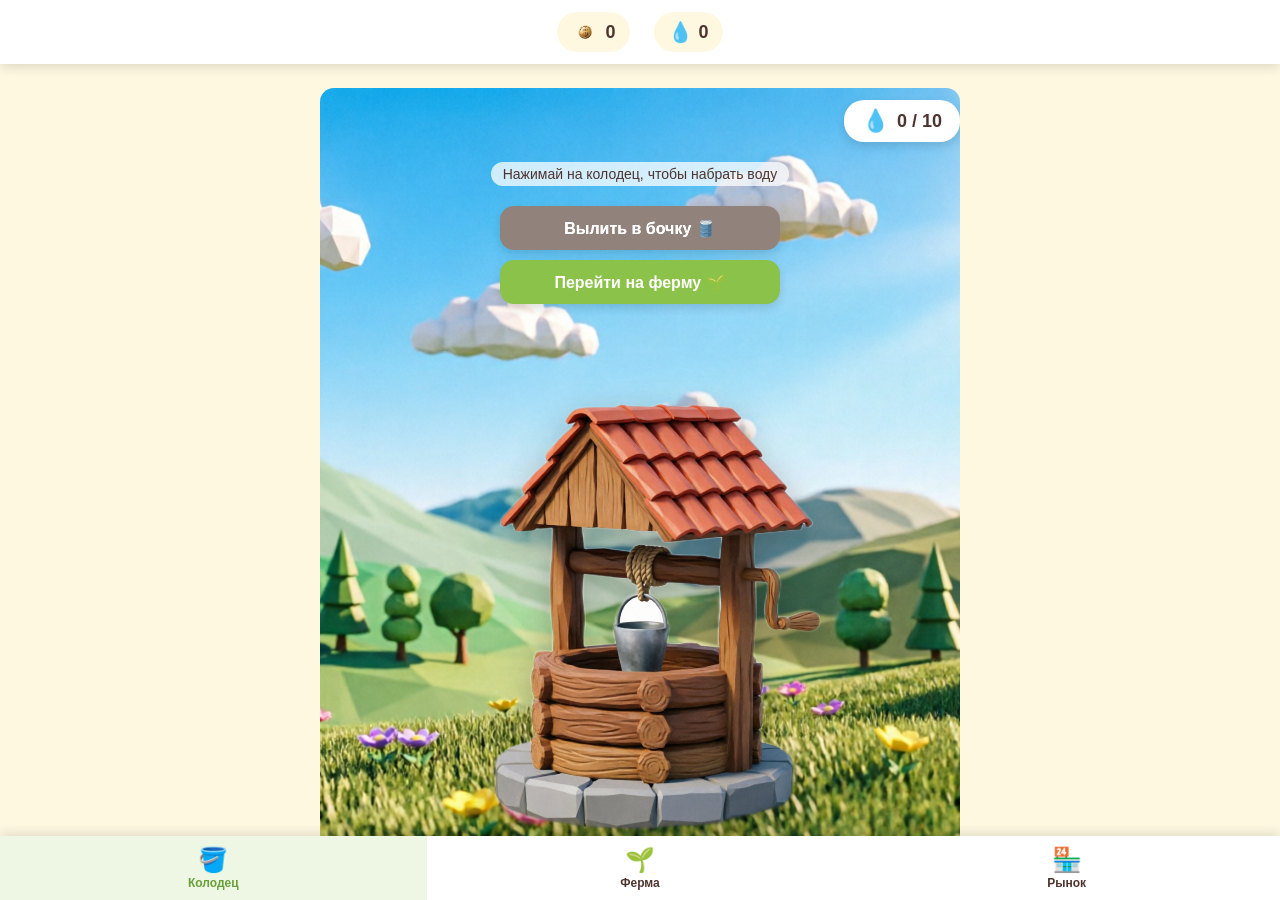
<file: index.html>
<!DOCTYPE html>
<html lang="ru">
<head>
    <meta charset="UTF-8">
    <meta name="viewport" content="width=device-width, initial-scale=1.0, maximum-scale=1.0, user-scalable=no">
    <title>Happy Farm Simulator 🌾</title>
    <link rel="stylesheet" href="css/styles.css">
</head>
<body>
    <!-- Шапка: монеты, вода, состояние игры -->
    <header id="header">
        <div class="stat" id="coinsStat">
            <img src="assets/images/objects/coin.png" alt="Монеты" class="stat-icon coin-icon">
            <span class="stat-value" id="coinsValue">0</span>
        </div>
        <div class="stat" id="waterStat">
            <span class="stat-icon">💧</span>
            <span class="stat-value" id="waterValue">0</span>
        </div>
    </header>

    <!-- Контейнер экранов -->
    <main id="screens">
        <section id="screen-well" class="screen active"></section>
        <section id="screen-farm" class="screen"></section>
        <section id="screen-market" class="screen"></section>
    </main>

    <!-- Навигация по экранам -->
    <nav id="nav">
        <button class="nav-btn active" data-screen="well">
            <span class="nav-icon">🪣</span>
            <span class="nav-label">Колодец</span>
        </button>
        <button class="nav-btn" data-screen="farm">
            <span class="nav-icon">🌱</span>
            <span class="nav-label">Ферма</span>
        </button>
        <button class="nav-btn" data-screen="market">
            <span class="nav-icon">🏪</span>
            <span class="nav-label">Рынок</span>
        </button>
    </nav>

    <!-- Контейнер для всплывающих чисел -->
    <div id="floatingTextLayer"></div>

    <!-- Контейнер для частиц (брызги, монеты, плоды) -->
    <div id="particleLayer"></div>

    <!-- Контейнер для модалок и тостов -->
    <div id="modalRoot"></div>
    <div id="toastRoot"></div>

    <script src="js/economy.js"></script>
    <script src="js/audio.js"></script>
    <script src="js/particles.js"></script>
    <script src="js/svg/basket.js"></script>
    <script src="js/ui.js"></script>
    <script src="js/gameState.js"></script>
    <script src="js/screens/well.js"></script>
    <script src="js/screens/farm.js"></script>
    <script src="js/screens/farmHarvest.js"></script>
    <script src="js/screens/market.js"></script>
    <script src="js/main.js"></script>
</body>
</html>
</file>
<file: css/styles.css>
/* ===== Базовые переменные и сброс ===== */
:root {
    --color-green: #8BC34A;
    --color-green-dark: #689F38;
    --color-earth: #8D6E63;
    --color-sky: #4FC3F7;
    --color-bg: #FFF8E1;
    --color-text: #4E342E;
    --color-white: #FFFFFF;
    --radius: 14px;
    --shadow: 0 4px 10px rgba(0, 0, 0, 0.12);
}

* {
    box-sizing: border-box;
    -webkit-tap-highlight-color: transparent;
    touch-action: manipulation;
}

html, body {
    height: 100%;
    margin: 0;
    padding: 0;
}

body {
    font-family: -apple-system, BlinkMacSystemFont, "Segoe UI", Roboto, Arial, sans-serif;
    font-size: 16px;
    background: var(--color-bg);
    color: var(--color-text);
    display: flex;
    flex-direction: column;
    min-height: 100vh;
    overflow-x: hidden;
}

button {
    font-family: inherit;
    border: none;
    cursor: pointer;
    background: none;
    color: inherit;
}

/* ===== Шапка ===== */
#header {
    display: flex;
    justify-content: center;
    gap: 24px;
    padding: 12px 16px;
    background: var(--color-white);
    box-shadow: var(--shadow);
    position: sticky;
    top: 0;
    z-index: 10;
}

.stat {
    display: flex;
    align-items: center;
    gap: 6px;
    font-weight: 700;
    font-size: 18px;
    background: var(--color-bg);
    padding: 6px 14px;
    border-radius: 20px;
}

.stat-icon {
    font-size: 20px;
    display: inline-flex;
    align-items: center;
}

.coin-icon {
    width: 28px;
    height: 28px;
    object-fit: contain;
    animation: coinSpin 3s infinite linear;
}

@keyframes coinSpin {
    0%, 100% { transform: rotateY(0deg); }
    50% { transform: rotateY(180deg); }
}

.coin-icon-inline {
    width: 18px;
    height: 18px;
    object-fit: contain;
    vertical-align: middle;
    flex-shrink: 0;
}

/* ===== Экраны ===== */
#screens {
    flex: 1;
    position: relative;
    overflow-y: auto;
    padding: 16px;
    padding-bottom: 90px; /* место под нижнюю навигацию */
}

.screen {
    display: none;
    position: relative;
    max-width: 640px;
    margin: 0 auto;
    min-height: 100%;
    border-radius: var(--radius);
    overflow: hidden;
    isolation: isolate; /* свой стековый контекст, чтобы z-index фона не утекал наружу */
}

.screen.active {
    display: block;
}

#screen-well {
    background: url('/assets/images/backgrounds/well-bg.png') center/cover no-repeat;
}

#screen-farm {
    background: url('/assets/images/backgrounds/farm-bg.png') center/cover no-repeat;
}

#screen-market {
    background: url('/assets/images/backgrounds/market-bg.png') center/cover no-repeat;
}

/* .screen-content раньше поднимала контент над отдельным SVG-слоем фона (z-index).
   Теперь фон задаётся через CSS background прямо на .screen, лишний стековый
   контекст (position+z-index) больше не нужен — класс оставлен пустым. */

/* ===== Нижняя навигация ===== */
#nav {
    position: fixed;
    bottom: 0;
    left: 0;
    right: 0;
    display: flex;
    background: var(--color-white);
    box-shadow: 0 -4px 10px rgba(0, 0, 0, 0.1);
    z-index: 10;
}

.nav-btn {
    flex: 1;
    display: flex;
    flex-direction: column;
    align-items: center;
    justify-content: center;
    gap: 2px;
    padding: 10px 4px;
    min-height: 56px;
    transition: transform 0.15s ease-out, background 0.15s ease-out;
}

.nav-btn:active {
    transform: scale(0.95);
}

@media (hover: hover) {
    .nav-btn:hover {
        transform: scale(1.05);
    }
}

.nav-icon {
    font-size: 24px;
}

.nav-label {
    font-size: 12px;
    font-weight: 600;
}

.nav-btn.active {
    color: var(--color-green-dark);
    background: rgba(139, 195, 74, 0.15);
}

/* ===== Общие элементы (кнопки, карточки) — расширяются в след. шагах ===== */
.btn {
    display: inline-flex;
    align-items: center;
    justify-content: center;
    gap: 6px;
    min-height: 44px;
    padding: 10px 20px;
    border-radius: var(--radius);
    background: var(--color-green);
    color: var(--color-white);
    font-weight: 700;
    font-size: 16px;
    box-shadow: var(--shadow);
    transition: transform 0.2s ease-out, box-shadow 0.2s ease-out, opacity 0.2s ease-out;
}

.btn:active {
    transform: scale(0.95);
}

@media (hover: hover) {
    .btn:not(:disabled):hover {
        transform: scale(1.05);
        box-shadow: 0 6px 16px rgba(0, 0, 0, 0.2);
    }
}

.basket-icon {
    flex-shrink: 0;
}

.btn:disabled {
    /* фильтр вместо opacity — кнопка остаётся непрозрачной поверх иллюстрированного фона экрана */
    filter: grayscale(55%) brightness(1.15);
    cursor: not-allowed;
}

.btn-secondary {
    background: var(--color-sky);
}

.btn-earth {
    background: var(--color-earth);
}

/* ===== Всплывающий текст (floating numbers) ===== */
#floatingTextLayer {
    position: fixed;
    inset: 0;
    pointer-events: none;
    z-index: 50;
}

.floating-text {
    position: absolute;
    font-weight: 800;
    font-size: 20px;
    color: var(--color-green-dark);
    animation: floatUp 900ms ease-out forwards;
    pointer-events: none;
    white-space: nowrap;
}

@keyframes floatUp {
    0% {
        opacity: 1;
        transform: translate(-50%, 0);
    }
    100% {
        opacity: 0;
        transform: translate(-50%, -60px);
    }
}

/* ===== Частицы (брызги, монеты, плоды) ===== */
#particleLayer {
    position: fixed;
    inset: 0;
    pointer-events: none;
    z-index: 55;
    overflow: hidden;
}

.particle {
    position: fixed;
    pointer-events: none;
    will-change: transform, opacity;
}

.particle-water {
    left: 0;
    top: 0;
    width: 10px;
    height: 10px;
    margin: -5px 0 0 -5px;
    border-radius: 50%;
    background: radial-gradient(circle at 35% 30%, #E1F5FE, var(--color-sky) 70%);
    animation: waterSplashFly 500ms ease-out forwards;
}

@keyframes waterSplashFly {
    0% {
        opacity: 1;
        transform: translate(0, 0) scale(1);
    }
    100% {
        opacity: 0;
        transform: translate(var(--dx), var(--dy)) scale(0.4);
    }
}

.particle-fruit {
    left: 0;
    top: 0;
    margin: -12px 0 0 -12px;
    font-size: 22px;
    animation: fruitDrop 500ms ease-in forwards;
}

@keyframes fruitDrop {
    0% {
        opacity: 1;
        transform: translateY(0);
    }
    100% {
        opacity: 0;
        transform: translateY(44px);
    }
}

.particle-coin {
    top: 0;
    left: 0;
    margin: -10px 0 0 -10px;
    offset-rotate: 0deg;
    animation: coinFly 600ms ease-in forwards;
}

@keyframes coinFly {
    0% {
        offset-distance: 0%;
        opacity: 1;
        transform: scale(1);
    }
    100% {
        offset-distance: 100%;
        opacity: 0.9;
        transform: scale(0.7);
    }
}

/* ===== Тосты ===== */
#toastRoot {
    position: fixed;
    top: 70px;
    left: 50%;
    transform: translateX(-50%);
    z-index: 60;
    display: flex;
    flex-direction: column;
    gap: 8px;
    align-items: center;
    pointer-events: none; /* тосты не должны перехватывать клики по UI под ними */
}

.toast {
    background: var(--color-text);
    color: var(--color-white);
    padding: 8px 16px;
    border-radius: 20px;
    font-size: 14px;
    box-shadow: var(--shadow);
    animation: toastIn 250ms ease-out;
}

@keyframes toastIn {
    from { opacity: 0; transform: translateY(-10px); }
    to { opacity: 1; transform: translateY(0); }
}

/* ===== Модалки ===== */
.modal-overlay {
    position: fixed;
    inset: 0;
    background: rgba(0, 0, 0, 0.45);
    display: flex;
    align-items: center;
    justify-content: center;
    z-index: 100;
    padding: 16px;
}

.modal {
    position: relative;
    background: var(--color-white);
    border-radius: var(--radius);
    padding: 20px;
    max-width: 480px;
    width: 100%;
    max-height: 80vh;
    overflow-y: auto;
    box-shadow: var(--shadow);
}

.modal-body {
    padding-right: 26px; /* место под крестик закрытия, чтобы не наезжал на заголовок */
}

.modal-close {
    position: absolute;
    top: 12px;
    right: 12px;
    width: 32px;
    height: 32px;
    border-radius: 50%;
    background: var(--color-bg);
    font-size: 15px;
    font-weight: 700;
    display: flex;
    align-items: center;
    justify-content: center;
    transition: transform 0.15s ease-out;
}

.modal-close:active {
    transform: scale(0.9);
}

/* ===== Экран «Колодец» ===== */
.well-wrap {
    position: relative;
    display: flex;
    flex-direction: column;
    align-items: center;
    gap: 20px;
    padding-top: 12px;
    min-height: 780px; /* даёт колодцу внизу место, чтобы не наезжать на кнопки сверху */
}

.bucket-indicator {
    display: flex;
    align-items: center;
    gap: 8px;
    align-self: flex-end;
    background: var(--color-white);
    padding: 8px 18px;
    border-radius: 20px;
    box-shadow: var(--shadow);
    font-size: 18px;
    font-weight: 700;
    z-index: 1;
}

.bucket-icon {
    font-size: 22px;
}

/* Колодец увеличен (~5x исходного) и «стоит» на земле внизу экрана,
   а не парит посередине — привязан к нижнему краю well-wrap.
   Само изображение альбомное (1664x928) с большими пустыми полями по бокам,
   поэтому используем object-fit:cover в портретном контейнере — это обрезает
   пустые поля и визуально «приближает» колодец, а не сжимает его в узкую полоску */
.well-container {
    position: absolute;
    bottom: 0;
    left: 50%;
    width: min(90%, 520px);
    height: 500px;
    cursor: pointer;
    transform: translateX(-50%);
    transition: transform 0.2s ease-out;
}

@media (hover: hover) {
    .well-container:hover {
        transform: translateX(-50%) scale(1.05);
    }
}

.well-container:active {
    transform: translateX(-50%) scale(0.95);
}

.well-image {
    width: 100%;
    height: 100%;
    object-fit: cover;
    object-position: center;
    filter: drop-shadow(0 10px 16px rgba(0, 0, 0, 0.25));
}

/* Ведро на клике «опускается» в колодец и возвращается обратно */
.well-container.active .well-image {
    animation: wellPump 0.5s ease-out;
}

@keyframes wellPump {
    0% { transform: translateY(0); }
    50% { transform: translateY(10px); }
    100% { transform: translateY(0); }
}

.well-hint {
    font-size: 14px;
    text-align: center;
    margin: 0;
    color: var(--color-text);
    background: rgba(255, 255, 255, 0.75);
    padding: 4px 12px;
    border-radius: 12px;
}

.well-actions {
    display: flex;
    flex-direction: column;
    gap: 10px;
    width: 100%;
    max-width: 280px;
}

/* ===== Экран «Ферма» ===== */
.farm-wrap {
    display: flex;
    flex-direction: column;
    align-items: center;
    gap: 16px;
    padding-top: 170px; /* сдвигаем сетку ещё ниже, туда где на фоне вспаханная земля, а не небо/забор */
}

.farm-grid {
    display: grid;
    grid-template-columns: repeat(4, 1fr);
    gap: 6px;
    width: 100%;
    max-width: 340px; /* компактнее и кучнее, по центру видимой грядки на фоне */
    margin: 0 auto;
}

.farm-cell {
    position: relative;
    aspect-ratio: 1 / 1;
    display: flex;
    align-items: center;
    justify-content: center;
    border-radius: var(--radius);
    box-shadow: var(--shadow);
    cursor: pointer;
    overflow: hidden; /* обрезаем SVG-грядку по скруглённым углам карточки */
    transition: transform 0.15s ease-out;
}

.farm-cell:active {
    transform: scale(0.95);
}

.plot-image {
    width: 80%;
    height: 80%;
    margin: auto;
    object-fit: contain;
}

/* Растение центрируем на самой картинке грядки (чуть выше центра клетки),
   а не у нижнего края — так оно выглядит растущим прямо из грядки, а не под ней */
.plant-image {
    position: absolute;
    top: 42%;
    left: 50%;
    transform: translate(-50%, -50%);
    width: 60%;
    height: 60%;
    object-fit: contain;
    transition: width 0.3s ease-out, height 0.3s ease-out, opacity 0.3s ease-out;
}

/* Стадии роста: размер и прозрачность растения растут вместе с ним */
.farm-cell.stage-1 .plant-image {
    width: 30%;
    height: 30%;
    opacity: 0.7;
}

.farm-cell.stage-2 .plant-image {
    width: 50%;
    height: 50%;
    opacity: 0.9;
}

.farm-cell.stage-3 .plant-image {
    width: 70%;
    height: 70%;
    opacity: 1;
    animation: plantBounce 1s infinite;
}

@keyframes plantBounce {
    0%, 100% { transform: translate(-50%, -50%); }
    50% { transform: translate(-50%, calc(-50% - 5px)); }
}

/* Плавное появление при смене стадии роста (перебивает bounce на время своего проигрыша) */
.plant-image.plant-pop {
    animation: plantPop 300ms ease-out;
}

@keyframes plantPop {
    0% { transform: translate(-50%, -50%) scale(0.4); opacity: 0; }
    60% { transform: translate(-50%, -50%) scale(1.15); }
    100% { transform: translate(-50%, -50%) scale(1); }
}

/* Встряска клетки в момент сбора урожая (плод падает отдельной частицей) */
.farm-cell.harvest-shake .plant-image {
    animation: harvestShake 350ms ease-in-out;
}

@keyframes harvestShake {
    0%, 100% { transform: translate(-50%, -50%) rotate(0); }
    20% { transform: translate(-50%, -50%) rotate(-6deg); }
    40% { transform: translate(-50%, -50%) rotate(6deg); }
    60% { transform: translate(-50%, -50%) rotate(-4deg); }
    80% { transform: translate(-50%, -50%) rotate(4deg); }
}

.farm-cell.locked {
    cursor: not-allowed;
    background: repeating-linear-gradient(45deg, #ddd6d0, #ddd6d0 8px, #cfc7bf 8px, #cfc7bf 16px);
    box-shadow: none;
}

.farm-cell.locked .lock-icon {
    font-size: 26px;
    opacity: 0.6;
}

.farm-cell.empty {
    border: 2px dashed var(--color-green);
    box-shadow: none;
}

.farm-cell.needs-water {
    border: 2px solid var(--color-sky);
}

.farm-cell.growing {
    border: 2px solid var(--color-green);
}

.farm-cell.ready {
    border: 2px solid #FFC107;
    animation: readyPulse 1.1s ease-in-out infinite;
}

.water-hint {
    position: absolute;
    top: 4px;
    right: 4px;
    z-index: 1;
    background: rgba(255, 255, 255, 0.85);
    color: var(--color-text);
    font-size: 10px;
    font-weight: 700;
    line-height: 1;
    padding: 3px 5px;
    border-radius: 8px;
    white-space: nowrap;
}

@keyframes readyPulse {
    0%, 100% { box-shadow: var(--shadow); }
    50% { box-shadow: 0 0 0 6px rgba(255, 193, 7, 0.35); }
}

.plant-menu {
    display: flex;
    flex-direction: column;
    gap: 10px;
    margin-top: 12px;
}

.plant-option {
    flex-direction: column;
    align-items: flex-start;
    gap: 4px;
    text-align: left;
}

.plant-option small {
    font-weight: 500;
    opacity: 0.85;
}

/* ===== Экран «Рынок» ===== */
.market-wrap {
    display: flex;
    flex-direction: column;
    gap: 16px;
    padding-top: 8px;
}

.market-list {
    display: flex;
    flex-direction: column;
    gap: 10px;
}

.market-item {
    display: flex;
    align-items: center;
    gap: 12px;
    background: var(--color-white);
    border-radius: var(--radius);
    box-shadow: var(--shadow);
    padding: 12px 14px;
    cursor: pointer;
    transition: opacity 0.2s ease-out;
}

.market-item.empty {
    cursor: not-allowed;
}

.market-item.empty > * {
    opacity: 0.5; /* приглушаем только содержимое — фон карточки остаётся непрозрачным */
}

.market-checkbox {
    width: 22px;
    height: 22px;
    accent-color: var(--color-green);
    flex-shrink: 0;
}

.market-icon {
    flex-shrink: 0;
    width: 40px;
    height: 40px;
    object-fit: contain;
}

.market-info {
    display: flex;
    flex-direction: column;
    flex: 1;
    min-width: 0;
}

.market-name {
    font-weight: 700;
}

.market-qty {
    font-size: 13px;
    opacity: 0.65;
}

.market-price {
    display: flex;
    align-items: center;
    gap: 4px;
    font-weight: 700;
    white-space: nowrap;
}

.price-trend {
    font-size: 12px;
}

.price-trend.up {
    color: #388E3C;
}

.price-trend.down {
    color: #D32F2F;
}

.market-actions {
    display: flex;
    gap: 10px;
}

.market-actions .btn {
    flex: 1;
}

/* ===== Магазин улучшений (модалка) ===== */
.upgrade-list {
    display: flex;
    flex-direction: column;
    gap: 10px;
    margin-top: 14px;
}

.upgrade-row {
    display: flex;
    align-items: center;
    gap: 10px;
    background: var(--color-bg);
    border-radius: var(--radius);
    padding: 10px 12px;
}

.upgrade-icon {
    flex-shrink: 0;
    width: 60px;
    height: 60px;
    object-fit: contain;
}

.upgrade-info {
    flex: 1;
    min-width: 0;
}

.upgrade-name {
    font-weight: 700;
}

.upgrade-level {
    font-weight: 500;
    opacity: 0.6;
    font-size: 13px;
}

.upgrade-desc {
    font-size: 13px;
    opacity: 0.7;
    margin-top: 2px;
}

.upgrade-buy {
    flex-shrink: 0;
    min-width: 90px;
    padding: 10px 14px;
    font-size: 14px;
}

/* ===== Адаптив ===== */
@media (min-width: 768px) {
    #screens {
        padding: 24px;
    }
}
</file>
